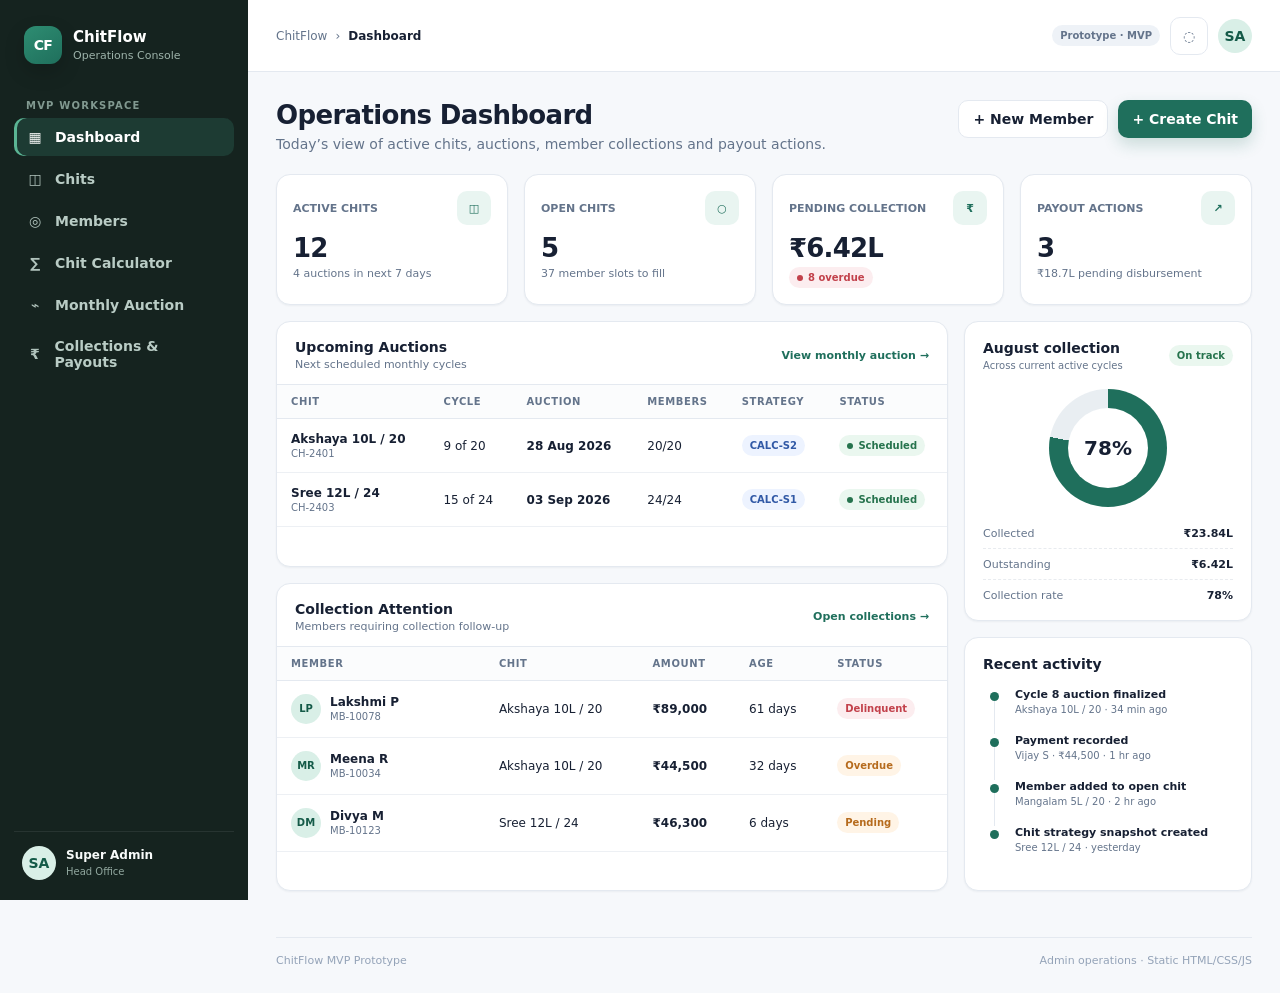
<file: index.html>
<!doctype html><html><head><meta charset="utf-8"><meta http-equiv="refresh" content="0;url=dashboard.html"><title>ChitFlow MVP</title></head><body><a href="dashboard.html">Open ChitFlow MVP Prototype</a></body></html>
</file>
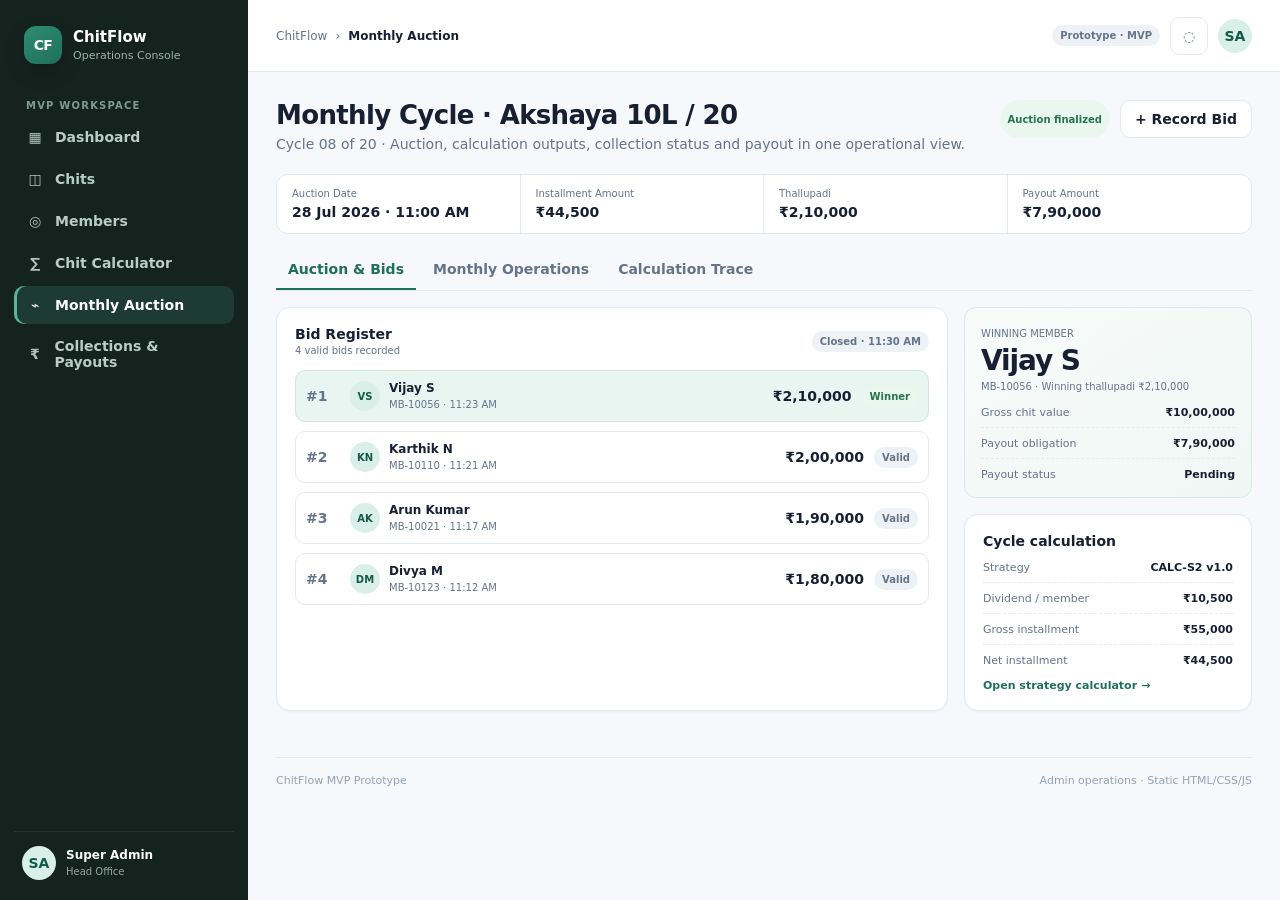
<file: auction.html>
<!doctype html><html lang="en"><head><meta charset="utf-8"><meta name="viewport" content="width=device-width,initial-scale=1"><title>Monthly Auction · ChitFlow</title><link rel="stylesheet" href="css/tokens.css"><link rel="stylesheet" href="css/layout.css"><link rel="stylesheet" href="css/components.css"><link rel="stylesheet" href="css/modules.css"></head><body data-page="auction" data-title="Monthly Auction">
<template id="page-template"><div class="page-head"><div class="page-title"><h1>Monthly Cycle · Akshaya 10L / 20</h1><p>Cycle 08 of 20 · Auction, calculation outputs, collection status and payout in one operational view.</p></div><div class="page-actions"><span class="badge badge-success">Auction finalized</span><button class="btn btn-secondary" id="newBid">+ Record Bid</button></div></div>
<div class="stat-strip"><div><span>Auction Date</span><strong>28 Jul 2026 · 11:00 AM</strong></div><div><span>Installment Amount</span><strong>₹44,500</strong></div><div><span>Thallupadi</span><strong>₹2,10,000</strong></div><div><span>Payout Amount</span><strong>₹7,90,000</strong></div></div>
<div data-tabs style="margin-top:16px"><div class="tabs"><button class="tab active" data-target="auction-bids">Auction & Bids</button><button class="tab" data-target="month-ops">Monthly Operations</button><button class="tab" data-target="calc-trace">Calculation Trace</button></div>
<section class="tab-panel active" id="auction-bids"><div class="split-7-3"><div class="card card-pad"><div style="display:flex;justify-content:space-between;align-items:center"><div><strong>Bid Register</strong><div class="muted" style="font-size:10px;margin-top:3px">4 valid bids recorded</div></div><span class="badge badge-neutral">Closed · 11:30 AM</span></div><div class="bid-stack" id="bidRows" style="margin-top:14px"></div></div><div class="section-stack"><div class="payout-panel"><span class="muted" style="font-size:10px">WINNING MEMBER</span><div class="amount-xl">Vijay S</div><p>MB-10056 · Winning thallupadi ₹2,10,000</p><div class="kv" style="margin-top:14px"><div class="kv-row"><span>Gross chit value</span><strong>₹10,00,000</strong></div><div class="kv-row"><span>Payout obligation</span><strong>₹7,90,000</strong></div><div class="kv-row"><span>Payout status</span><strong>Pending</strong></div></div></div><div class="card card-pad"><strong>Cycle calculation</strong><div class="kv" style="margin-top:12px"><div class="kv-row"><span>Strategy</span><strong>CALC-S2 v1.0</strong></div><div class="kv-row"><span>Dividend / member</span><strong>₹10,500</strong></div><div class="kv-row"><span>Gross installment</span><strong>₹55,000</strong></div><div class="kv-row"><span>Net installment</span><strong>₹44,500</strong></div></div><a href="calculator.html" class="action-link" style="display:inline-block;margin-top:12px">Open strategy calculator →</a></div></div></div></section>
<section class="tab-panel" id="month-ops"><div class="grid grid-4" style="margin-bottom:16px"><div class="card metric"><div class="metric-top"><span>MEMBERS PAID</span></div><div class="metric-value">17</div><div class="metric-note">of 20 members</div></div><div class="card metric"><div class="metric-top"><span>PENDING</span></div><div class="metric-value">1</div><div class="metric-note">₹44,500</div></div><div class="card metric"><div class="metric-top"><span>OVERDUE</span></div><div class="metric-value">2</div><div class="metric-note">₹89,000</div></div><div class="card metric"><div class="metric-top"><span>COLLECTED</span></div><div class="metric-value">₹7.56L</div><div class="metric-note">85% cycle collection</div></div></div><div class="card"><div class="card-head"><div><h3>Member Collection Status</h3><p>Payment amount, status and reference for this monthly cycle</p></div><a href="payments.html" class="action-link">Collections module →</a></div><div class="table-wrap"><table><thead><tr><th>Member</th><th>Due</th><th>Paid</th><th>Status</th><th>Paid Date</th><th>Reference No.</th><th></th></tr></thead><tbody id="auctionPaymentRows"></tbody></table></div></div></section>
<section class="tab-panel" id="calc-trace"><div class="split-6-4"><div class="card card-pad"><strong>Stored Calculation Inputs & Outputs</strong><div class="form-grid" style="margin-top:14px"><div class="kv"><div class="kv-row"><span>Chit value</span><strong>₹10,00,000</strong></div><div class="kv-row"><span>Members</span><strong>20</strong></div><div class="kv-row"><span>Winning thallupadi</span><strong>₹2,10,000</strong></div><div class="kv-row"><span>Strategy version</span><strong>CALC-S2 v1.0</strong></div></div><div class="kv"><div class="kv-row"><span>Dividend pool</span><strong>₹2,10,000</strong></div><div class="kv-row"><span>Dividend / member</span><strong>₹10,500</strong></div><div class="kv-row"><span>Member due</span><strong>₹44,500</strong></div><div class="kv-row"><span>Winner payout</span><strong>₹7,90,000</strong></div></div></div></div><div class="card card-pad"><strong>Audit identity</strong><p class="muted" style="font-size:10px;line-height:1.5">Same inputs + same strategy version must reproduce the same result.</p><div class="kv"><div class="kv-row"><span>Calculated at</span><strong>28 Jul · 11:31 AM</strong></div><div class="kv-row"><span>Finalized by</span><strong>Admin · SA</strong></div><div class="kv-row"><span>Trace ID</span><strong>CALC-2401-08-01</strong></div></div></div></div></section></div></template><script src="js/data.js"></script><script src="js/layout.js"></script><script src="js/common.js"></script><script src="js/auction.js"></script></body></html>
</file>
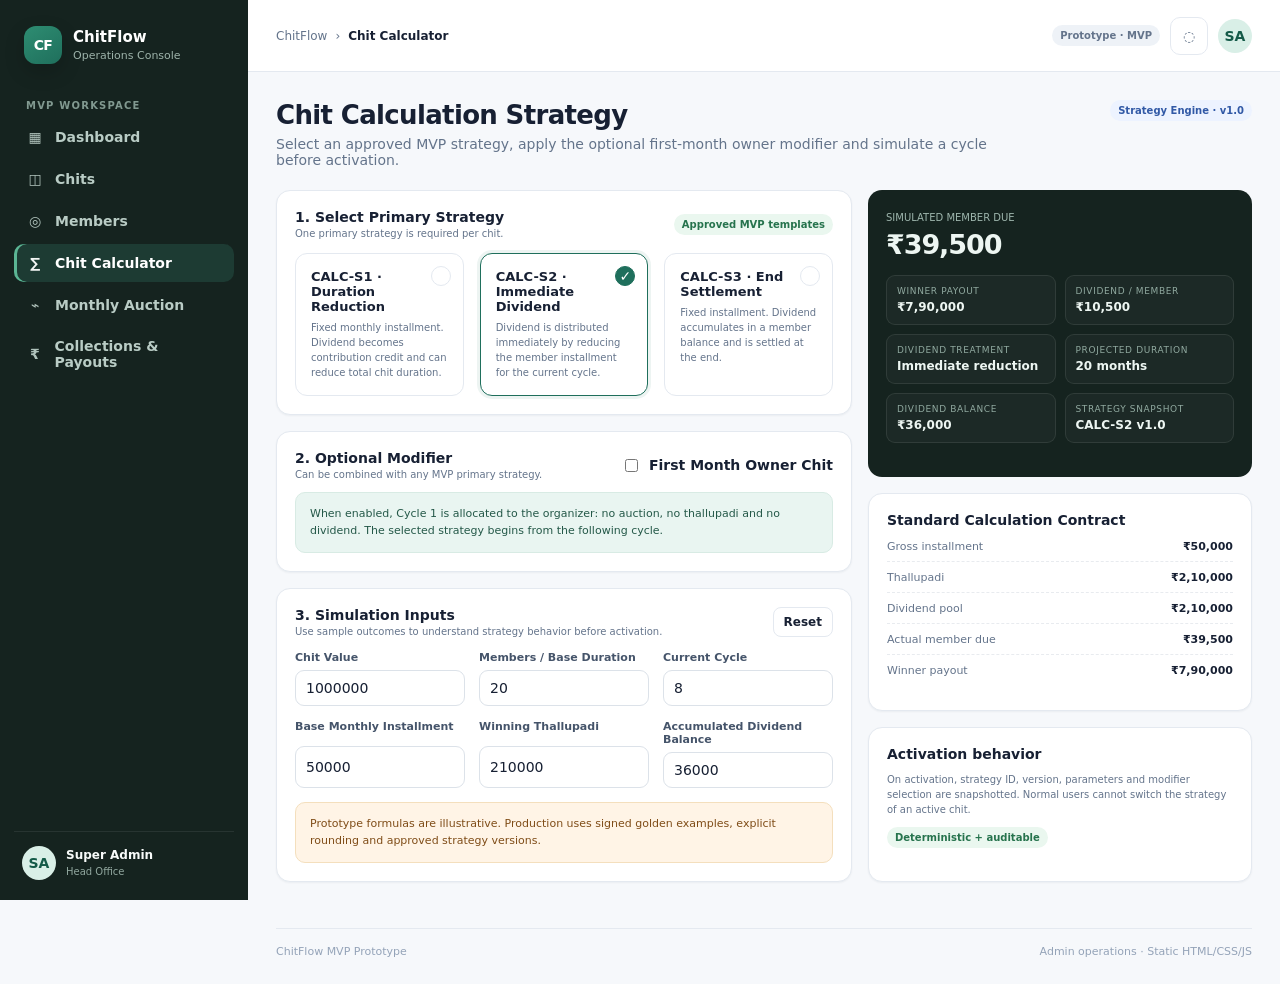
<file: calculator.html>
<!doctype html><html lang="en"><head><meta charset="utf-8"><meta name="viewport" content="width=device-width,initial-scale=1"><title>Chit Calculator · ChitFlow</title><link rel="stylesheet" href="css/tokens.css"><link rel="stylesheet" href="css/layout.css"><link rel="stylesheet" href="css/components.css"><link rel="stylesheet" href="css/modules.css"></head><body data-page="calculator" data-title="Chit Calculator">
<template id="page-template"><div class="page-head"><div class="page-title"><h1>Chit Calculation Strategy</h1><p>Select an approved MVP strategy, apply the optional first-month owner modifier and simulate a cycle before activation.</p></div><div class="page-actions"><span class="badge badge-info">Strategy Engine · v1.0</span></div></div>
<div class="split-6-4"><div class="section-stack"><section class="card card-pad"><div style="display:flex;justify-content:space-between;align-items:center;margin-bottom:14px"><div><strong>1. Select Primary Strategy</strong><div class="muted" style="font-size:10px;margin-top:3px">One primary strategy is required per chit.</div></div><span class="badge badge-success">Approved MVP templates</span></div><div class="grid grid-3" id="strategyCards"><div class="strategy-card" data-strategy="S1"><span class="check">✓</span><h4>CALC-S1 · Duration Reduction</h4><p>Fixed monthly installment. Dividend becomes contribution credit and can reduce total chit duration.</p></div><div class="strategy-card selected" data-strategy="S2"><span class="check">✓</span><h4>CALC-S2 · Immediate Dividend</h4><p>Dividend is distributed immediately by reducing the member installment for the current cycle.</p></div><div class="strategy-card" data-strategy="S3"><span class="check">✓</span><h4>CALC-S3 · End Settlement</h4><p>Fixed installment. Dividend accumulates in a member balance and is settled at the end.</p></div></div></section>
<section class="card card-pad"><div style="display:flex;justify-content:space-between;align-items:center"><div><strong>2. Optional Modifier</strong><div class="muted" style="font-size:10px;margin-top:3px">Can be combined with any MVP primary strategy.</div></div><label style="display:flex;gap:8px;align-items:center;font-weight:700"><input type="checkbox" id="ownerChit"> First Month Owner Chit</label></div><div class="callout" style="margin-top:12px">When enabled, Cycle 1 is allocated to the organizer: no auction, no thallupadi and no dividend. The selected strategy begins from the following cycle.</div></section>
<section class="card card-pad"><div style="display:flex;justify-content:space-between;align-items:center;margin-bottom:14px"><div><strong>3. Simulation Inputs</strong><div class="muted" style="font-size:10px;margin-top:3px">Use sample outcomes to understand strategy behavior before activation.</div></div><button class="btn btn-secondary btn-sm" id="resetCalc">Reset</button></div><div class="form-grid-3"><div class="field"><label>Chit Value</label><input class="input calc-input" id="chitValue" type="number" value="1000000"></div><div class="field"><label>Members / Base Duration</label><input class="input calc-input" id="members" type="number" value="20"></div><div class="field"><label>Current Cycle</label><input class="input calc-input" id="cycle" type="number" value="8"></div><div class="field"><label>Base Monthly Installment</label><input class="input calc-input" id="baseInstallment" type="number" value="50000"></div><div class="field"><label>Winning Thallupadi</label><input class="input calc-input" id="discount" type="number" value="210000"></div><div class="field"><label>Accumulated Dividend Balance</label><input class="input calc-input" id="divBalance" type="number" value="36000"></div></div><div class="callout callout-warning" style="margin-top:14px">Prototype formulas are illustrative. Production uses signed golden examples, explicit rounding and approved strategy versions.</div></section></div>
<div class="section-stack"><div class="calc-result"><span class="muted" style="font-size:10px">SIMULATED MEMBER DUE</span><div class="big" id="memberDue">₹39,500</div><div class="result-grid"><div class="result-item"><span>Winner payout</span><strong id="winnerPayout">₹7,90,000</strong></div><div class="result-item"><span>Dividend / member</span><strong id="divPerMember">₹10,500</strong></div><div class="result-item"><span>Dividend treatment</span><strong id="divTreatment">Immediate reduction</strong></div><div class="result-item"><span>Projected duration</span><strong id="projDuration">20 months</strong></div><div class="result-item"><span>Dividend balance</span><strong id="newBalance">₹36,000</strong></div><div class="result-item"><span>Strategy snapshot</span><strong id="snapshot">CALC-S2 v1.0</strong></div></div></div><div class="card card-pad"><strong>Standard Calculation Contract</strong><div class="kv" style="margin-top:12px"><div class="kv-row"><span>Gross installment</span><strong id="grossOut">₹50,000</strong></div><div class="kv-row"><span>Thallupadi</span><strong id="discountOut">₹2,10,000</strong></div><div class="kv-row"><span>Dividend pool</span><strong id="poolOut">₹2,10,000</strong></div><div class="kv-row"><span>Actual member due</span><strong id="dueOut">₹39,500</strong></div><div class="kv-row"><span>Winner payout</span><strong id="payoutOut">₹7,90,000</strong></div></div></div><div class="card card-pad"><strong>Activation behavior</strong><p class="muted" style="font-size:10px;line-height:1.5">On activation, strategy ID, version, parameters and modifier selection are snapshotted. Normal users cannot switch the strategy of an active chit.</p><span class="badge badge-success">Deterministic + auditable</span></div></div></div></template><script src="js/data.js"></script><script src="js/layout.js"></script><script src="js/common.js"></script><script src="js/calculator.js"></script></body></html>
</file>
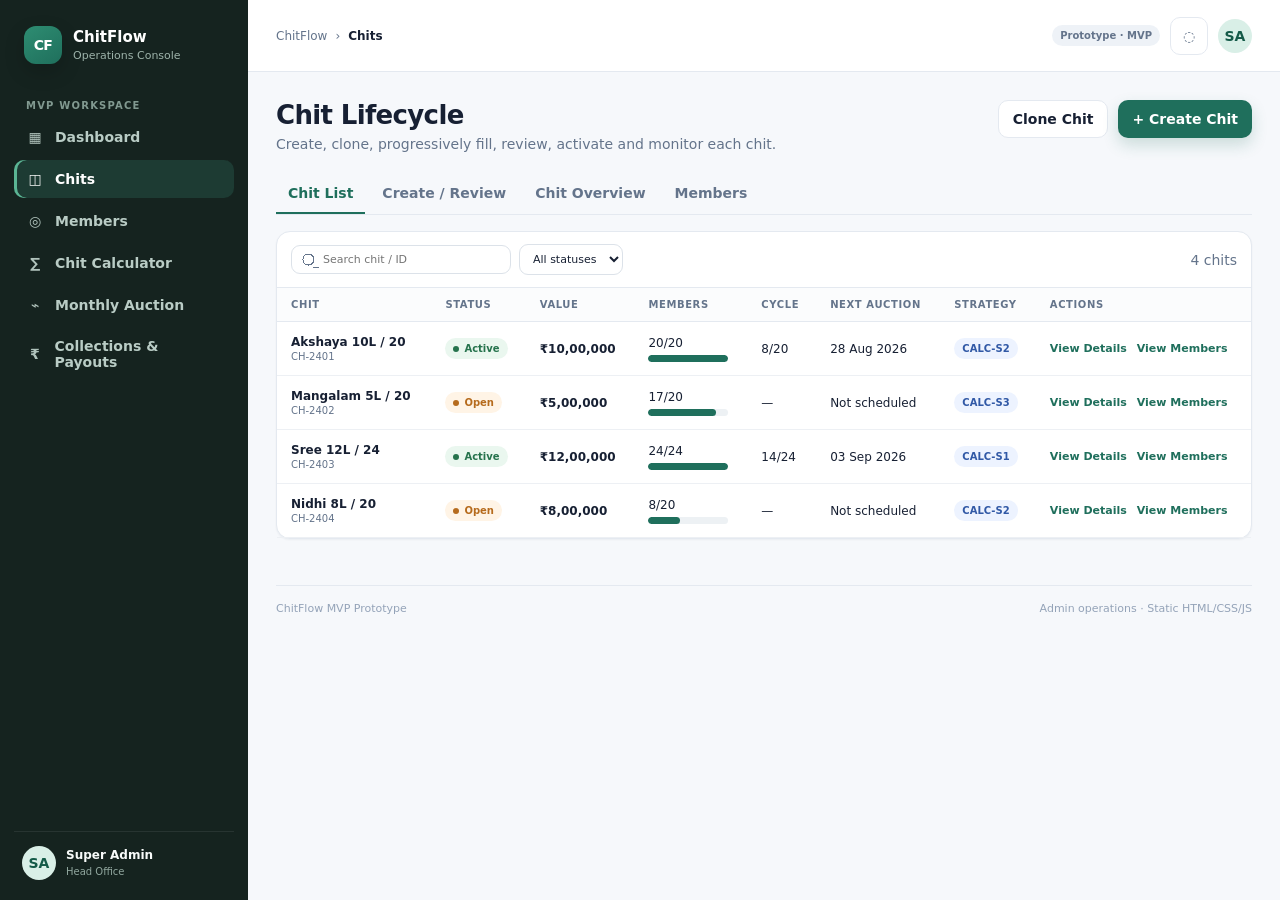
<file: chits.html>
<!doctype html><html lang="en"><head><meta charset="utf-8"><meta name="viewport" content="width=device-width,initial-scale=1"><title>Chits · ChitFlow</title><link rel="stylesheet" href="css/tokens.css"><link rel="stylesheet" href="css/layout.css"><link rel="stylesheet" href="css/components.css"><link rel="stylesheet" href="css/modules.css"></head><body data-page="chits" data-title="Chits">
<template id="page-template">
  <div class="page-head"><div class="page-title"><h1>Chit Lifecycle</h1><p>Create, clone, progressively fill, review, activate and monitor each chit.</p></div><div class="page-actions"><button class="btn btn-secondary" id="cloneChit">Clone Chit</button><button class="btn btn-primary" id="newChit">+ Create Chit</button></div></div>
  <div data-tabs>
    <div class="tabs"><button class="tab active" data-target="chit-list">Chit List</button><button class="tab" data-target="create-chit">Create / Review</button><button class="tab" data-target="chit-overview">Chit Overview</button><button class="tab" data-target="chit-members">Members</button></div>
    <section class="tab-panel active" id="chit-list"><div class="card"><div class="toolbar"><div class="toolbar-left"><input class="input input-sm search" id="chitSearch" placeholder="Search chit / ID"><select class="select select-sm" id="statusFilter"><option>All statuses</option><option>Active</option><option>Open</option></select></div><div class="toolbar-right"><span class="muted" id="chitCount">4 chits</span></div></div><div class="table-wrap"><table id="chitTable"><thead><tr><th>Chit</th><th>Status</th><th>Value</th><th>Members</th><th>Cycle</th><th>Next Auction</th><th>Strategy</th><th>Actions</th></tr></thead><tbody id="chitRows"></tbody></table></div></div></section>
    <section class="tab-panel" id="create-chit"><div class="steps"><div class="step done"><span class="step-num">1</span><span>Basic details</span></div><div class="step done"><span class="step-num">2</span><span>Financial setup</span></div><div class="step active"><span class="step-num">3</span><span>Members</span></div><div class="step"><span class="step-num">4</span><span>Review</span></div></div><div class="split-7-3"><div class="card card-pad"><h3 style="margin-top:0">Create New Chit</h3><div class="form-grid-3"><div class="field"><label>Chit Name</label><input class="input" value="Mangalam 5L / 20"></div><div class="field"><label>Chit Value</label><input class="input" value="₹5,00,000"></div><div class="field"><label>Duration / Member Slots</label><input class="input" value="20"></div><div class="field"><label>Start Month</label><input class="input" type="month" value="2026-09"></div><div class="field"><label>Base Installment</label><input class="input" value="₹25,000"></div><div class="field"><label>Calculation Strategy</label><select class="select"><option>CALC-S3 · Fixed + End Dividend</option><option>CALC-S2 · Immediate Dividend</option><option>CALC-S1 · Duration Reduction</option></select></div></div><div class="callout" style="margin-top:14px">This chit can be saved in <strong>Open</strong> status before all 20 member slots are filled. Activation requires readiness checks.</div><div style="margin-top:18px;display:flex;justify-content:space-between;align-items:center"><div><strong>Member allocation</strong><div class="muted" style="font-size:10px;margin-top:3px">17 of 20 slots filled</div></div><button class="btn btn-soft btn-sm" id="addMemberToChit">+ Add member</button></div><div class="progress" style="margin-top:9px"><span style="width:85%"></span></div><div class="table-wrap" style="margin-top:10px"><table><thead><tr><th>Member</th><th>Position</th><th>Payment Preference</th><th></th></tr></thead><tbody><tr><td><div class="member-cell"><div class="avatar">AK</div><div><strong>Arun Kumar</strong><span>MB-10021</span></div></div></td><td>#01</td><td>UPI</td><td><a class="action-link">Remove</a></td></tr><tr><td><div class="member-cell"><div class="avatar">MR</div><div><strong>Meena R</strong><span>MB-10034</span></div></div></td><td>#02</td><td>Bank Transfer</td><td><a class="action-link">Remove</a></td></tr><tr><td colspan="4" class="muted">+ 15 more allocated members</td></tr></tbody></table></div><div style="display:flex;justify-content:flex-end;gap:8px;margin-top:18px"><button class="btn btn-secondary">Save as Open</button><button class="btn btn-primary" id="reviewChit">Review Chit</button></div></div><div class="section-stack"><div class="card card-pad"><strong>Readiness</strong><div class="kv" style="margin-top:14px"><div class="kv-row"><span>Basic details</span><strong>Complete</strong></div><div class="kv-row"><span>Strategy selected</span><strong>CALC-S3 v1.0</strong></div><div class="kv-row"><span>Members filled</span><strong>17 / 20</strong></div><div class="kv-row"><span>Activation</span><strong style="color:var(--warning)">Not ready</strong></div></div></div><div class="card card-pad"><strong>Strategy snapshot</strong><p class="muted" style="font-size:10px;line-height:1.5">The selected strategy and version are locked when the chit is activated. Running chits are not retroactively changed.</p><a href="calculator.html" class="action-link">Open calculator simulation →</a></div></div></div></section>
    <section class="tab-panel" id="chit-overview"><div class="stat-strip"><div><span>Status</span><strong><span class="badge badge-success">Active</span></strong></div><div><span>Chit Value</span><strong>₹10,00,000</strong></div><div><span>Cycle Progress</span><strong>8 / 20</strong></div><div><span>Next Auction</span><strong>28 Aug 2026</strong></div></div><div class="split-7-3" style="margin-top:16px"><div class="card"><div class="card-head"><div><h3>Monthly History</h3><p>Agreed operating column order</p></div></div><div class="table-wrap"><table><thead><tr><th>Month Cycle</th><th>Auction Date</th><th>Installment Amount</th><th>Thallupadi</th><th>Payout Amount</th><th>Winning Member / ID</th><th>Actions</th></tr></thead><tbody><tr><td>08 / 20</td><td>28 Jul 2026</td><td class="amount">₹44,500</td><td class="amount">₹2,10,000</td><td class="amount">₹7,90,000</td><td>Vijay S <span class="muted">/ MB-10056</span></td><td><a href="auction.html" class="action-link">Monthly view</a></td></tr><tr><td>07 / 20</td><td>28 Jun 2026</td><td class="amount">₹45,250</td><td class="amount">₹1,95,000</td><td class="amount">₹8,05,000</td><td>Karthik N <span class="muted">/ MB-10110</span></td><td><a href="auction.html" class="action-link">Monthly view</a></td></tr><tr><td>06 / 20</td><td>28 May 2026</td><td class="amount">₹46,000</td><td class="amount">₹1,80,000</td><td class="amount">₹8,20,000</td><td>Arun Kumar <span class="muted">/ MB-10021</span></td><td><a href="auction.html" class="action-link">Monthly view</a></td></tr></tbody></table></div></div><div class="section-stack"><div class="card card-pad"><strong>Chit Details</strong><div class="kv" style="margin-top:12px"><div class="kv-row"><span>Strategy</span><strong>CALC-S2 v1.0</strong></div><div class="kv-row"><span>Owner Chit</span><strong>No</strong></div><div class="kv-row"><span>Member slots</span><strong>20 / 20</strong></div><div class="kv-row"><span>Start date</span><strong>28 Dec 2025</strong></div></div></div><div class="card card-pad"><strong>Cycle collection</strong><div class="metric-value" style="font-size:23px">88%</div><div class="progress"><span style="width:88%"></span></div><p class="muted" style="font-size:10px">17 paid · 1 pending · 2 overdue</p></div></div></div></section>
    <section class="tab-panel" id="chit-members"><div class="card"><div class="toolbar"><div class="toolbar-left"><input class="input input-sm search" placeholder="Search participating member"></div><div class="toolbar-right"><span class="badge badge-success">20 / 20 filled</span></div></div><div class="table-wrap"><table><thead><tr><th>Member</th><th>Position</th><th>Bid Won</th><th>Current Due</th><th>Payment Pattern</th><th></th></tr></thead><tbody id="chitMemberRows"></tbody></table></div></div></section>
  </div>
</template><script src="js/data.js"></script><script src="js/layout.js"></script><script src="js/common.js"></script><script src="js/chits.js"></script></body></html>
</file>
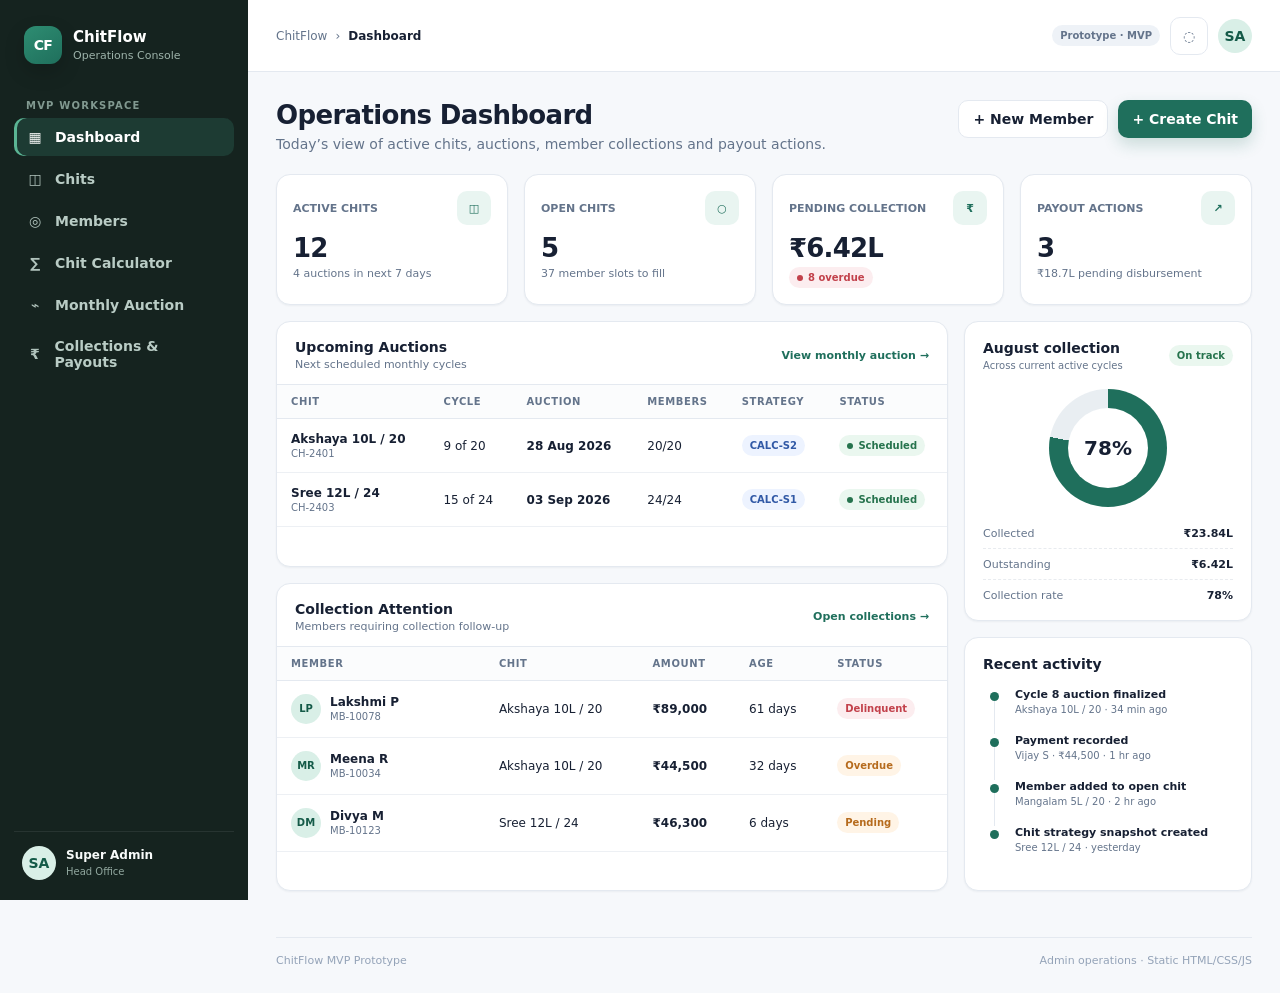
<file: dashboard.html>
<!doctype html><html lang="en"><head><meta charset="utf-8"><meta name="viewport" content="width=device-width,initial-scale=1"><title>Dashboard · ChitFlow</title><link rel="stylesheet" href="css/tokens.css"><link rel="stylesheet" href="css/layout.css"><link rel="stylesheet" href="css/components.css"><link rel="stylesheet" href="css/modules.css"></head><body data-page="dashboard" data-title="Dashboard">
<template id="page-template">
  <div class="page-head"><div class="page-title"><h1>Operations Dashboard</h1><p>Today’s view of active chits, auctions, member collections and payout actions.</p></div><div class="page-actions"><a class="btn btn-secondary" href="members.html">+ New Member</a><a class="btn btn-primary" href="chits.html#create">+ Create Chit</a></div></div>
  <div class="grid grid-4" style="margin-bottom:16px">
    <div class="card metric"><div class="metric-top"><span>ACTIVE CHITS</span><span class="metric-icon">◫</span></div><div class="metric-value">12</div><div class="metric-note">4 auctions in next 7 days</div></div>
    <div class="card metric"><div class="metric-top"><span>OPEN CHITS</span><span class="metric-icon">○</span></div><div class="metric-value">5</div><div class="metric-note">37 member slots to fill</div></div>
    <div class="card metric"><div class="metric-top"><span>PENDING COLLECTION</span><span class="metric-icon">₹</span></div><div class="metric-value">₹6.42L</div><div class="metric-note"><span class="badge badge-danger"><span class="dot"></span>8 overdue</span></div></div>
    <div class="card metric"><div class="metric-top"><span>PAYOUT ACTIONS</span><span class="metric-icon">↗</span></div><div class="metric-value">3</div><div class="metric-note">₹18.7L pending disbursement</div></div>
  </div>
  <div class="split-7-3">
    <div class="section-stack">
      <section class="card"><div class="card-head"><div><h3>Upcoming Auctions</h3><p>Next scheduled monthly cycles</p></div><a class="action-link" href="auction.html">View monthly auction →</a></div><div class="table-wrap"><table><thead><tr><th>Chit</th><th>Cycle</th><th>Auction</th><th>Members</th><th>Strategy</th><th>Status</th></tr></thead><tbody id="auctionRows"></tbody></table></div></section>
      <section class="card"><div class="card-head"><div><h3>Collection Attention</h3><p>Members requiring collection follow-up</p></div><a class="action-link" href="payments.html">Open collections →</a></div><div class="table-wrap"><table><thead><tr><th>Member</th><th>Chit</th><th>Amount</th><th>Age</th><th>Status</th></tr></thead><tbody><tr><td><div class="member-cell"><div class="avatar">LP</div><div><strong>Lakshmi P</strong><span>MB-10078</span></div></div></td><td>Akshaya 10L / 20</td><td class="amount">₹89,000</td><td>61 days</td><td><span class="badge badge-danger">Delinquent</span></td></tr><tr><td><div class="member-cell"><div class="avatar">MR</div><div><strong>Meena R</strong><span>MB-10034</span></div></div></td><td>Akshaya 10L / 20</td><td class="amount">₹44,500</td><td>32 days</td><td><span class="badge badge-warning">Overdue</span></td></tr><tr><td><div class="member-cell"><div class="avatar">DM</div><div><strong>Divya M</strong><span>MB-10123</span></div></div></td><td>Sree 12L / 24</td><td class="amount">₹46,300</td><td>6 days</td><td><span class="badge badge-warning">Pending</span></td></tr></tbody></table></div></section>
    </div>
    <div class="section-stack">
      <section class="card card-pad"><div style="display:flex;justify-content:space-between;align-items:center"><div><strong>August collection</strong><div class="muted" style="font-size:10px;margin-top:4px">Across current active cycles</div></div><span class="badge badge-success">On track</span></div><div class="donut" style="margin-top:18px"></div><div class="kv" style="margin-top:20px"><div class="kv-row"><span>Collected</span><strong>₹23.84L</strong></div><div class="kv-row"><span>Outstanding</span><strong>₹6.42L</strong></div><div class="kv-row"><span>Collection rate</span><strong>78%</strong></div></div></section>
      <section class="card card-pad"><strong>Recent activity</strong><div class="timeline" style="margin-top:16px"><div class="timeline-row"><div class="timeline-line"><span class="timeline-dot"></span><span class="timeline-stem"></span></div><div class="timeline-content"><strong>Cycle 8 auction finalized</strong><span>Akshaya 10L / 20 · 34 min ago</span></div></div><div class="timeline-row"><div class="timeline-line"><span class="timeline-dot"></span><span class="timeline-stem"></span></div><div class="timeline-content"><strong>Payment recorded</strong><span>Vijay S · ₹44,500 · 1 hr ago</span></div></div><div class="timeline-row"><div class="timeline-line"><span class="timeline-dot"></span><span class="timeline-stem"></span></div><div class="timeline-content"><strong>Member added to open chit</strong><span>Mangalam 5L / 20 · 2 hr ago</span></div></div><div class="timeline-row"><div class="timeline-line"><span class="timeline-dot"></span></div><div class="timeline-content"><strong>Chit strategy snapshot created</strong><span>Sree 12L / 24 · yesterday</span></div></div></div></section>
    </div>
  </div>
</template><script src="js/data.js"></script><script src="js/layout.js"></script><script src="js/common.js"></script><script src="js/dashboard.js"></script></body></html>
</file>
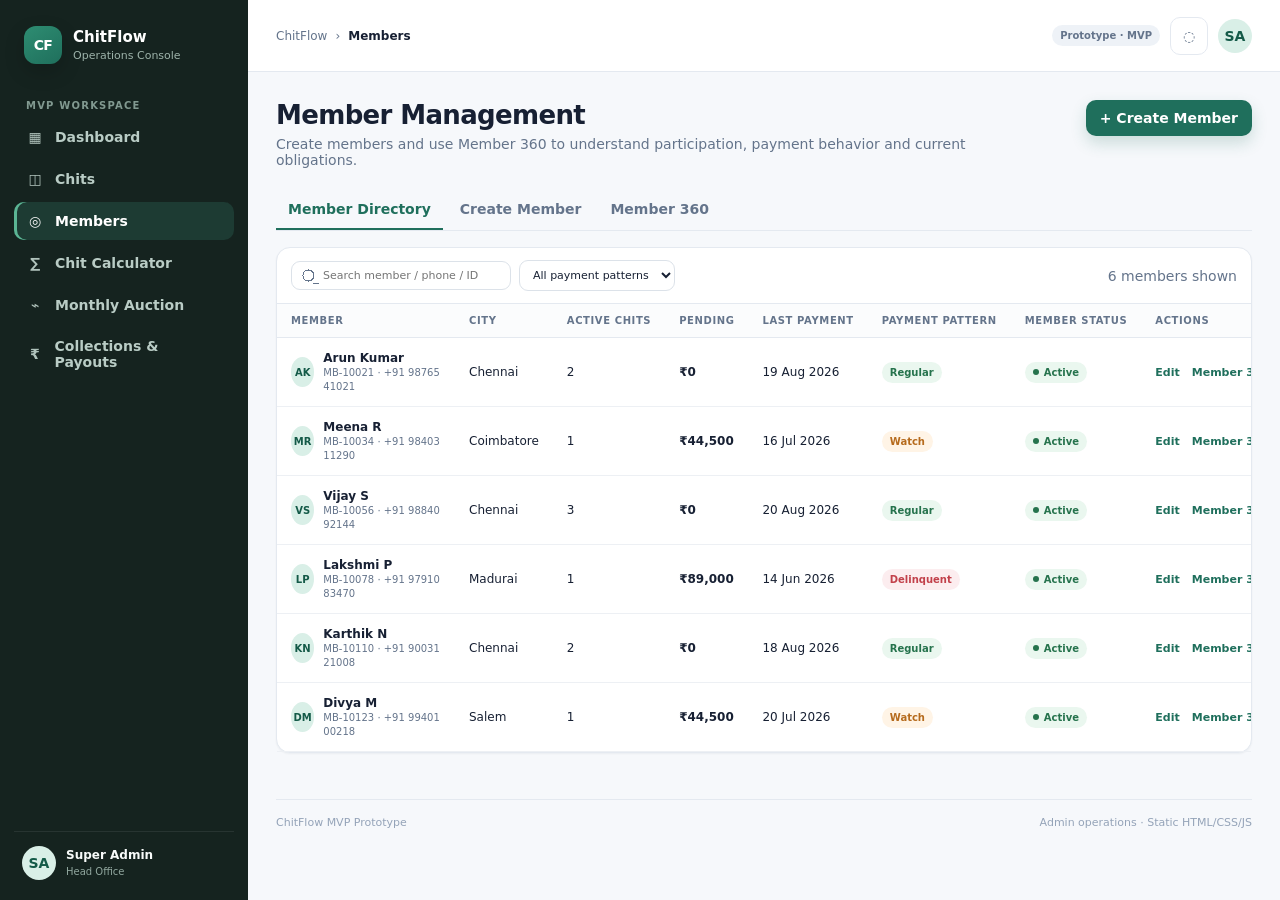
<file: members.html>
<!doctype html><html lang="en"><head><meta charset="utf-8"><meta name="viewport" content="width=device-width,initial-scale=1"><title>Members · ChitFlow</title><link rel="stylesheet" href="css/tokens.css"><link rel="stylesheet" href="css/layout.css"><link rel="stylesheet" href="css/components.css"><link rel="stylesheet" href="css/modules.css"></head><body data-page="members" data-title="Members">
<template id="page-template">
<div class="page-head"><div class="page-title"><h1>Member Management</h1><p>Create members and use Member 360 to understand participation, payment behavior and current obligations.</p></div><div class="page-actions"><button class="btn btn-primary" id="newMember">+ Create Member</button></div></div>
<div data-tabs><div class="tabs"><button class="tab active" data-target="member-list">Member Directory</button><button class="tab" data-target="member-create">Create Member</button><button class="tab" data-target="member360">Member 360</button></div>
<section class="tab-panel active" id="member-list"><div class="card"><div class="toolbar"><div class="toolbar-left"><input class="input input-sm search" id="memberSearch" placeholder="Search member / phone / ID"><select class="select select-sm"><option>All payment patterns</option><option>Regular</option><option>Watch</option><option>Delinquent</option></select></div><div class="toolbar-right"><span class="muted">6 members shown</span></div></div><div class="table-wrap"><table id="memberTable"><thead><tr><th>Member</th><th>City</th><th>Active Chits</th><th>Pending</th><th>Last Payment</th><th>Payment Pattern</th><th></th></tr></thead><tbody id="memberRows"></tbody></table></div></div></section>
<section class="tab-panel" id="member-create"><div class="split-7-3"><div class="card card-pad"><h3 style="margin-top:0">Create Member</h3><div class="form-grid"><div class="field"><label>Full Name</label><input class="input" value="Ravi Chandran"></div><div class="field"><label>Mobile Number</label><input class="input" value="+91 98765 43210"></div><div class="field"><label>Email</label><input class="input" value="ravi@example.com"></div><div class="field"><label>City</label><input class="input" value="Chennai"></div></div><h4 style="margin:22px 0 10px">Bank Details</h4><div class="form-grid"><div class="field"><label>Account Number</label><input class="input" value="XXXXXX4812"></div><div class="field"><label>Bank Name</label><input class="input" value="HDFC Bank"></div><div class="field"><label>IFSC</label><input class="input" value="HDFC0001234"></div><div class="field"><label>Branch Name</label><input class="input" value="T. Nagar"></div></div><h4 style="margin:22px 0 10px">UPI & Payment Preference</h4><div class="form-grid"><div class="field"><label>UPI / VPA</label><input class="input" value="ravi@okhdfcbank"></div><div class="field"><label>GPay Number</label><input class="input" value="9876543210"></div><div class="field"><label>Preferred Mode of Payment</label><select class="select"><option>UPI</option><option>Bank Transfer</option><option>Cash</option></select></div></div><div style="display:flex;justify-content:flex-end;gap:8px;margin-top:20px"><button class="btn btn-secondary">Save Member</button><button class="btn btn-primary" id="saveAddChit">Save & Add to Chit</button></div></div><div class="section-stack"><div class="card card-pad"><strong>Member record</strong><p class="muted" style="font-size:10px;line-height:1.5">Payment destination details are captured now so payout and service teams have one trusted profile.</p></div><div class="card card-pad"><strong>Next action</strong><p class="muted" style="font-size:10px;line-height:1.5">Use <strong>Save & Add to Chit</strong> when this member is being enrolled as part of a chit creation workflow.</p></div></div></div></section>
<section class="tab-panel" id="member360"><div class="split-7-3"><div class="section-stack"><div class="card card-pad"><div class="profile-head"><div class="avatar">MR</div><div><h2>Meena R</h2><p>MB-10034 · +91 98403 11290 · Coimbatore</p><div class="profile-meta"><span class="badge badge-warning">Payment watch</span><span class="badge badge-neutral">1 active chit</span></div></div></div></div><div class="card"><div class="card-head"><div><h3>Chit Participation</h3><p>Current and recent participation</p></div></div><div class="table-wrap"><table><thead><tr><th>Chit</th><th>Held / Start</th><th>Next Auction</th><th>Cycle</th><th>Bid Won</th><th>Current Status</th></tr></thead><tbody><tr><td>Akshaya 10L / 20</td><td>28 Dec 2025</td><td>28 Aug 2026</td><td>8 / 20</td><td>No</td><td><span class="badge badge-warning">₹44,500 pending</span></td></tr><tr><td>Ganapathy 3L / 20</td><td>10 Jan 2024</td><td>Completed</td><td>20 / 20</td><td>Cycle 14</td><td><span class="badge badge-success">Completed</span></td></tr></tbody></table></div></div><div class="card"><div class="card-head"><div><h3>Contribution & Payment History</h3><p>Designed to make regularity and delinquency obvious</p></div></div><div class="table-wrap"><table><thead><tr><th>Cycle</th><th>Due Date</th><th>Due</th><th>Paid</th><th>Reference</th><th>Status</th></tr></thead><tbody><tr><td>08</td><td>31 Jul 2026</td><td class="amount">₹44,500</td><td>—</td><td>—</td><td><span class="badge badge-danger">Overdue</span></td></tr><tr><td>07</td><td>30 Jun 2026</td><td class="amount">₹45,250</td><td class="amount">₹45,250</td><td>UPI-240716</td><td><span class="badge badge-success">Paid · 16 Jul</span></td></tr><tr><td>06</td><td>31 May 2026</td><td class="amount">₹46,000</td><td class="amount">₹46,000</td><td>NEFT-815004</td><td><span class="badge badge-success">Paid · 04 Jun</span></td></tr><tr><td>05</td><td>30 Apr 2026</td><td class="amount">₹45,100</td><td class="amount">₹45,100</td><td>UPI-240501</td><td><span class="badge badge-success">Paid · 01 May</span></td></tr></tbody></table></div></div></div><div class="section-stack"><div class="card card-pad"><div class="health"><div><span class="muted" style="font-size:10px">PAYMENT REGULARITY</span><div class="health-score watch">78</div></div><span class="badge badge-warning">Watch</span></div><div class="kv" style="margin-top:12px"><div class="kv-row"><span>Current pending</span><strong>₹44,500</strong></div><div class="kv-row"><span>Overdue count</span><strong>1</strong></div><div class="kv-row"><span>Last payment</span><strong>16 Jul 2026</strong></div><div class="kv-row"><span>Active obligations</span><strong>1 chit</strong></div></div></div><div class="card card-pad"><strong>Payment Profile</strong><div class="kv" style="margin-top:12px"><div class="kv-row"><span>Preferred mode</span><strong>Bank Transfer</strong></div><div class="kv-row"><span>Bank</span><strong>Indian Bank · •• 8122</strong></div><div class="kv-row"><span>UPI</span><strong>meena@okicici</strong></div></div></div></div></div></section>
</div></template><script src="js/data.js"></script><script src="js/layout.js"></script><script src="js/common.js"></script><script src="js/members.js"></script></body></html>
</file>
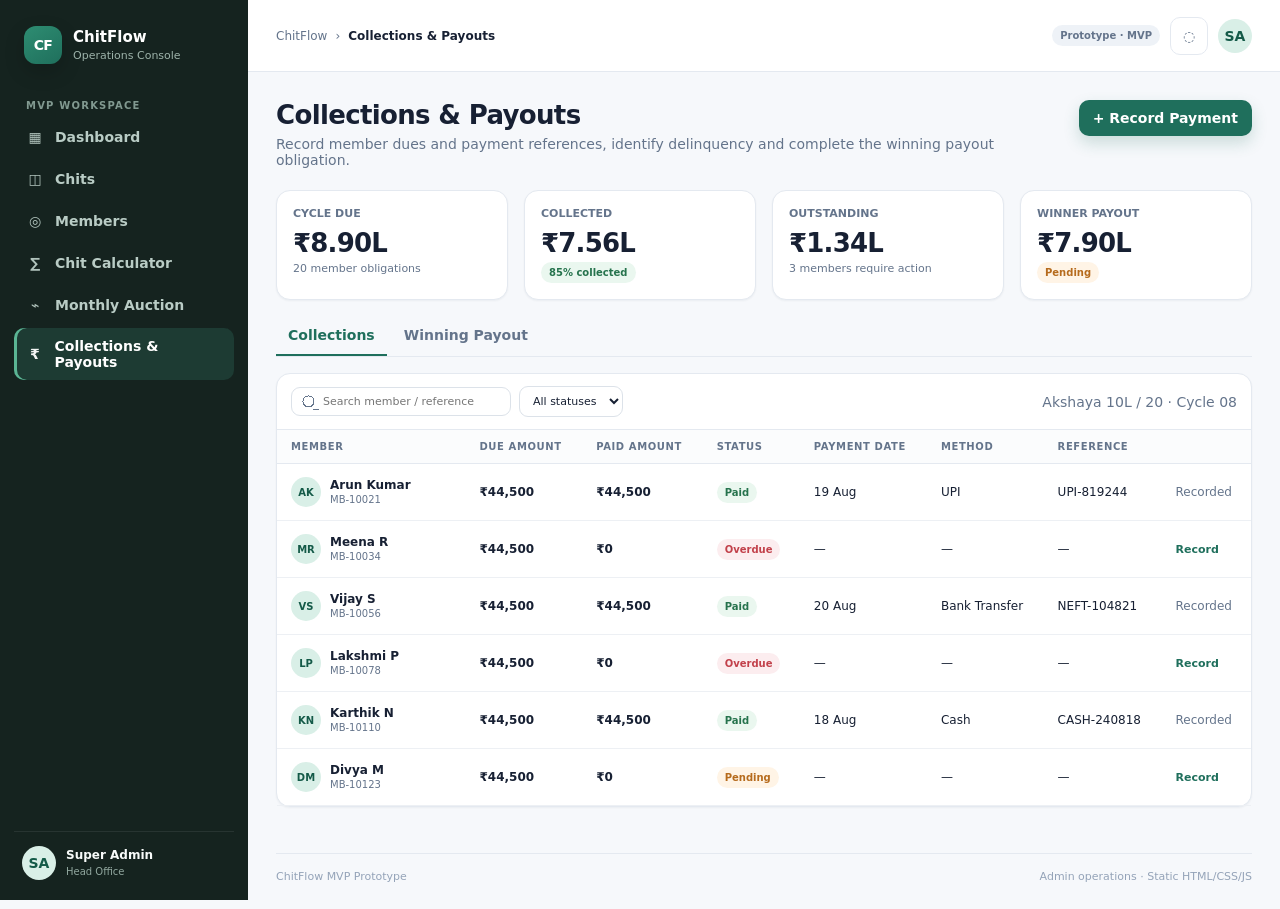
<file: payments.html>
<!doctype html><html lang="en"><head><meta charset="utf-8"><meta name="viewport" content="width=device-width,initial-scale=1"><title>Collections & Payouts · ChitFlow</title><link rel="stylesheet" href="css/tokens.css"><link rel="stylesheet" href="css/layout.css"><link rel="stylesheet" href="css/components.css"><link rel="stylesheet" href="css/modules.css"></head><body data-page="payments" data-title="Collections & Payouts">
<template id="page-template"><div class="page-head"><div class="page-title"><h1>Collections & Payouts</h1><p>Record member dues and payment references, identify delinquency and complete the winning payout obligation.</p></div><div class="page-actions"><button class="btn btn-primary" id="recordPayment">+ Record Payment</button></div></div>
<div class="grid grid-4" style="margin-bottom:16px"><div class="card metric"><div class="metric-top"><span>CYCLE DUE</span></div><div class="metric-value">₹8.90L</div><div class="metric-note">20 member obligations</div></div><div class="card metric"><div class="metric-top"><span>COLLECTED</span></div><div class="metric-value">₹7.56L</div><div class="metric-note"><span class="badge badge-success">85% collected</span></div></div><div class="card metric"><div class="metric-top"><span>OUTSTANDING</span></div><div class="metric-value">₹1.34L</div><div class="metric-note">3 members require action</div></div><div class="card metric"><div class="metric-top"><span>WINNER PAYOUT</span></div><div class="metric-value">₹7.90L</div><div class="metric-note"><span class="badge badge-warning">Pending</span></div></div></div>
<div data-tabs><div class="tabs"><button class="tab active" data-target="collections">Collections</button><button class="tab" data-target="payout">Winning Payout</button></div>
<section class="tab-panel active" id="collections"><div class="card"><div class="toolbar"><div class="toolbar-left"><input class="input input-sm search" id="paymentSearch" placeholder="Search member / reference"><select class="select select-sm" id="payStatus"><option>All statuses</option><option>Paid</option><option>Pending</option><option>Overdue</option></select></div><div class="toolbar-right"><span class="muted">Akshaya 10L / 20 · Cycle 08</span></div></div><div class="table-wrap"><table><thead><tr><th>Member</th><th>Due Amount</th><th>Paid Amount</th><th>Status</th><th>Payment Date</th><th>Method</th><th>Reference</th><th></th></tr></thead><tbody id="paymentRows"></tbody></table></div></div></section>
<section class="tab-panel" id="payout"><div class="split-6-4"><div class="card card-pad"><div class="profile-head"><div class="avatar">VS</div><div><h2>Vijay S</h2><p>MB-10056 · Cycle 08 winning member</p><div class="profile-meta"><span class="badge badge-success">Auction finalized</span><span class="badge badge-warning">Payout pending</span></div></div></div><div class="stat-strip" style="margin-top:18px"><div><span>Chit Value</span><strong>₹10,00,000</strong></div><div><span>Thallupadi</span><strong>₹2,10,000</strong></div><div><span>Payout Amount</span><strong>₹7,90,000</strong></div><div><span>Status</span><strong>Pending</strong></div></div><h4 style="margin:20px 0 10px">Payout Details</h4><div class="form-grid"><div class="field"><label>Destination</label><select class="select"><option>HDFC Bank · A/C ending 4812</option><option>UPI · vijay@okhdfcbank</option></select></div><div class="field"><label>Payout Date</label><input class="input" type="date" value="2026-08-23"></div><div class="field"><label>Transaction / Reference</label><input class="input" id="payoutRef" placeholder="Enter after transfer"></div><div class="field"><label>Amount</label><input class="input" value="₹7,90,000" disabled></div></div><div class="callout" style="margin-top:14px">MVP supports manual/reference-based payout recording. Bank payout automation is a later-phase integration.</div><div style="display:flex;justify-content:flex-end;margin-top:18px"><button class="btn btn-primary" id="markPaid">Mark as Disbursed</button></div></div><div class="section-stack"><div class="card card-pad"><strong>Payout obligation</strong><div class="kv" style="margin-top:12px"><div class="kv-row"><span>Created from</span><strong>Finalized auction</strong></div><div class="kv-row"><span>Strategy output</span><strong>₹7,90,000</strong></div><div class="kv-row"><span>Current status</span><strong id="payoutStatus">Pending</strong></div><div class="kv-row"><span>Reference</span><strong id="payoutRefView">—</strong></div></div></div><div class="card card-pad"><strong>Payment destination</strong><div class="kv" style="margin-top:12px"><div class="kv-row"><span>Bank</span><strong>HDFC Bank</strong></div><div class="kv-row"><span>Account</span><strong>•••• 4812</strong></div><div class="kv-row"><span>IFSC</span><strong>HDFC0001234</strong></div><div class="kv-row"><span>Branch</span><strong>T. Nagar</strong></div></div></div></div></div></section></div></template><script src="js/data.js"></script><script src="js/layout.js"></script><script src="js/common.js"></script><script src="js/payments.js"></script></body></html>
</file>
<file: css/tokens.css>
:root {
  --bg: #f6f8fb;
  --surface: #ffffff;
  --surface-soft: #f9fafb;
  --surface-2: #eef2f7;
  --ink: #172033;
  --muted: #64748b;
  --muted-2: #94a3b8;
  --line: #e4e9f0;
  --brand: #1f6f5c;
  --brand-2: #2f8b74;
  --brand-soft: #e9f5f1;
  --accent: #d2a43c;
  --accent-soft: #fbf3df;
  --danger: #c2414b;
  --danger-soft: #fcedef;
  --warning: #b66b1d;
  --warning-soft: #fff4e6;
  --success: #26734d;
  --success-soft: #eaf7ef;
  --info: #3159a6;
  --info-soft: #edf3ff;
  --shadow-sm: 0 1px 2px rgba(20, 30, 55, .05);
  --shadow-md: 0 12px 32px rgba(20, 30, 55, .08);
  --radius-sm: 8px;
  --radius-md: 14px;
  --radius-lg: 20px;
  --sidebar: 248px;
  --header: 72px;
  --font: Inter, ui-sans-serif, system-ui, -apple-system, BlinkMacSystemFont, "Segoe UI", sans-serif;
}
* { box-sizing: border-box; }
html, body { margin: 0; min-height: 100%; font-family: var(--font); color: var(--ink); background: var(--bg); }
body { font-size: 14px; }
button, input, select, textarea { font: inherit; }
a { color: inherit; text-decoration: none; }
</file>
<file: css/layout.css>
.app { min-height: 100vh; display: grid; grid-template-columns: var(--sidebar) 1fr; }
.sidebar { position: fixed; inset: 0 auto 0 0; width: var(--sidebar); background: #15231f; color: #dbe7e2; padding: 18px 14px; display: flex; flex-direction: column; z-index: 40; }
.brand { display: flex; align-items: center; gap: 11px; padding: 8px 10px 22px; }
.brand-mark { width: 38px; height: 38px; border-radius: 12px; display: grid; place-items: center; background: linear-gradient(145deg,#2e8d72,#1f6f5c); color: white; font-weight: 800; letter-spacing: -.04em; box-shadow: 0 8px 20px rgba(0,0,0,.18); }
.brand-copy strong { display: block; color: #fff; font-size: 15px; }
.brand-copy span { font-size: 11px; color: #9db3aa; }
.nav-label { padding: 14px 12px 7px; color: #819990; text-transform: uppercase; letter-spacing: .12em; font-size: 10px; font-weight: 700; }
.nav { display: grid; gap: 4px; }
.nav a { display: flex; align-items: center; gap: 11px; padding: 10px 12px; border-radius: 10px; color: #b9ccc5; font-weight: 600; transition: .18s ease; }
.nav a:hover { background: rgba(255,255,255,.06); color: #fff; }
.nav a.active { background: rgba(63,157,128,.20); color: #fff; box-shadow: inset 3px 0 0 #5bb594; }
.nav-icon { width: 18px; height: 18px; display: grid; place-items:center; opacity: .95; }
.sidebar-bottom { margin-top: auto; border-top: 1px solid rgba(255,255,255,.08); padding: 14px 8px 2px; }
.user-mini { display: flex; gap: 10px; align-items: center; }
.avatar { width: 34px; height: 34px; border-radius: 50%; background: #d9efe7; color: #145a48; display: grid; place-items:center; font-weight: 800; }
.user-mini strong { display:block; color:#f8fbfa; font-size:12px; }
.user-mini span { color:#91a79f; font-size:10px; }
.main-wrap { grid-column: 2; min-width: 0; }
.topbar { height: var(--header); position: sticky; top: 0; z-index: 30; display: flex; align-items:center; justify-content:space-between; padding: 0 28px; background: rgba(255,255,255,.92); border-bottom: 1px solid var(--line); backdrop-filter: blur(12px); }
.breadcrumb { display:flex; align-items:center; gap:8px; color:var(--muted); font-size:12px; }
.breadcrumb strong { color: var(--ink); }
.top-actions { display:flex; align-items:center; gap:10px; }
.icon-btn { width:38px; height:38px; border:1px solid var(--line); background:var(--surface); border-radius:10px; cursor:pointer; color:var(--muted); }
.page { padding: 28px; max-width: 1540px; margin: 0 auto; }
.page-head { display:flex; justify-content:space-between; align-items:flex-start; gap:20px; margin-bottom:22px; }
.page-title h1 { font-size:26px; line-height:1.2; margin:0 0 5px; letter-spacing:-.025em; }
.page-title p { margin:0; color:var(--muted); max-width:760px; }
.page-actions { display:flex; gap:10px; flex-wrap:wrap; justify-content:flex-end; }
.footer { margin: 18px 28px 26px; padding: 16px 0 0; border-top:1px solid var(--line); display:flex; justify-content:space-between; color:var(--muted-2); font-size:11px; }
.mobile-toggle { display:none; }
@media (max-width: 980px) {
  .app { grid-template-columns: 1fr; }
  .sidebar { transform: translateX(-102%); transition:.2s ease; box-shadow: var(--shadow-md); }
  .sidebar.open { transform: translateX(0); }
  .main-wrap { grid-column:1; }
  .mobile-toggle { display:inline-grid; place-items:center; }
  .topbar { padding:0 16px; }
  .page { padding:20px 16px; }
  .page-head { flex-direction:column; }
  .footer { margin:18px 16px 24px; }
}
</file>
<file: css/components.css>
.btn { border:0; border-radius:10px; padding:10px 14px; font-weight:700; cursor:pointer; display:inline-flex; align-items:center; justify-content:center; gap:8px; transition:.15s ease; }
.btn:hover { transform: translateY(-1px); }
.btn-primary { background:var(--brand); color:#fff; box-shadow:0 7px 16px rgba(31,111,92,.20); }
.btn-secondary { background:var(--surface); color:var(--ink); border:1px solid var(--line); }
.btn-soft { background:var(--brand-soft); color:var(--brand); }
.btn-danger-soft { background:var(--danger-soft); color:var(--danger); }
.btn-sm { padding:7px 10px; border-radius:8px; font-size:12px; }
.card { background:var(--surface); border:1px solid var(--line); border-radius:var(--radius-md); box-shadow:var(--shadow-sm); }
.card-pad { padding:18px; }
.card-head { padding:17px 18px 13px; border-bottom:1px solid var(--line); display:flex; justify-content:space-between; align-items:center; gap:12px; }
.card-head h3 { margin:0; font-size:14px; }
.card-head p { margin:3px 0 0; color:var(--muted); font-size:11px; }
.grid { display:grid; gap:16px; }
.grid-4 { grid-template-columns:repeat(4,minmax(0,1fr)); }
.grid-3 { grid-template-columns:repeat(3,minmax(0,1fr)); }
.grid-2 { grid-template-columns:repeat(2,minmax(0,1fr)); }
.metric { padding:16px; }
.metric-top { display:flex; justify-content:space-between; align-items:center; color:var(--muted); font-size:11px; font-weight:700; }
.metric-value { font-size:26px; font-weight:800; margin:8px 0 4px; letter-spacing:-.03em; }
.metric-note { color:var(--muted); font-size:11px; }
.metric-icon { width:34px; height:34px; border-radius:10px; display:grid; place-items:center; background:var(--brand-soft); color:var(--brand); }
.badge { display:inline-flex; align-items:center; gap:5px; padding:5px 8px; border-radius:999px; font-size:10px; font-weight:800; white-space:nowrap; }
.badge-success { background:var(--success-soft); color:var(--success); }
.badge-warning { background:var(--warning-soft); color:var(--warning); }
.badge-danger { background:var(--danger-soft); color:var(--danger); }
.badge-info { background:var(--info-soft); color:var(--info); }
.badge-neutral { background:var(--surface-2); color:var(--muted); }
.dot { width:6px; height:6px; border-radius:50%; background:currentColor; }
.table-wrap { overflow:auto; }
table { width:100%; border-collapse:collapse; }
th { text-align:left; font-size:10px; color:var(--muted); text-transform:uppercase; letter-spacing:.06em; font-weight:800; padding:11px 14px; border-bottom:1px solid var(--line); background:#fbfcfd; white-space:nowrap; }
td { padding:13px 14px; border-bottom:1px solid #edf0f4; vertical-align:middle; font-size:12px; }
tbody tr:hover { background:#fbfcfd; }
.member-cell { display:flex; gap:9px; align-items:center; min-width:150px; }
.member-cell .avatar { width:30px;height:30px;font-size:10px; }
.member-cell strong { display:block; font-size:12px; }
.member-cell span { color:var(--muted); font-size:10px; }
.amount { font-variant-numeric:tabular-nums; font-weight:700; white-space:nowrap; }
.muted { color:var(--muted); }
.toolbar { display:flex; gap:10px; align-items:center; justify-content:space-between; padding:12px 14px; border-bottom:1px solid var(--line); flex-wrap:wrap; }
.toolbar-left,.toolbar-right { display:flex; gap:8px; align-items:center; flex-wrap:wrap; }
.input, .select, .textarea { width:100%; border:1px solid #dce2e9; background:#fff; color:var(--ink); border-radius:9px; padding:9px 10px; outline:none; transition:.15s; }
.input:focus,.select:focus,.textarea:focus { border-color:#78af9f; box-shadow:0 0 0 3px rgba(31,111,92,.08); }
.input-sm,.select-sm { padding:7px 9px; font-size:11px; width:auto; }
.search { min-width:220px; padding-left:31px; background-image: radial-gradient(circle,transparent 5px,var(--muted) 5px,var(--muted) 6px,transparent 6px),linear-gradient(var(--muted),var(--muted)); background-size:13px 13px,6px 1px; background-position:10px 7px,21px 21px; background-repeat:no-repeat; }
.field { display:grid; gap:6px; }
.field label { color:#45546a; font-size:11px; font-weight:800; }
.form-grid { display:grid; grid-template-columns:repeat(2,minmax(0,1fr)); gap:14px; }
.form-grid-3 { display:grid; grid-template-columns:repeat(3,minmax(0,1fr)); gap:14px; }
.span-2 { grid-column:span 2; }
.help { color:var(--muted); font-size:10px; line-height:1.45; }
.tabs { display:flex; gap:5px; border-bottom:1px solid var(--line); margin-bottom:16px; overflow:auto; }
.tab { border:0; background:transparent; padding:11px 12px; color:var(--muted); font-weight:700; cursor:pointer; border-bottom:2px solid transparent; white-space:nowrap; }
.tab.active { color:var(--brand); border-bottom-color:var(--brand); }
.tab-panel { display:none; }
.tab-panel.active { display:block; }
.progress { height:7px; border-radius:99px; background:#edf1f4; overflow:hidden; }
.progress span { display:block; height:100%; background:var(--brand); border-radius:99px; }
.kv { display:grid; gap:9px; }
.kv-row { display:flex; justify-content:space-between; gap:20px; padding-bottom:8px; border-bottom:1px dashed #e8ebef; }
.kv-row:last-child { border-bottom:0; padding-bottom:0; }
.kv-row span { color:var(--muted); font-size:11px; }
.kv-row strong { font-size:11px; text-align:right; }
.callout { padding:13px 14px; border-radius:10px; background:var(--brand-soft); color:#245848; border:1px solid #d8ebe4; font-size:11px; line-height:1.5; }
.callout-warning { background:var(--warning-soft); color:#7f4c17; border-color:#f4dfbd; }
.strategy-card { padding:15px; border:1px solid var(--line); border-radius:12px; cursor:pointer; position:relative; transition:.15s; background:#fff; }
.strategy-card:hover { border-color:#aac8bf; box-shadow:0 8px 20px rgba(20,30,55,.05); }
.strategy-card.selected { border-color:var(--brand); box-shadow:0 0 0 3px rgba(31,111,92,.08); }
.strategy-card h4 { margin:0 0 6px; font-size:13px; }
.strategy-card p { margin:0; color:var(--muted); font-size:10px; line-height:1.5; }
.strategy-card .check { position:absolute; top:12px; right:12px; width:20px;height:20px;border-radius:50%;border:1px solid var(--line);display:grid;place-items:center;color:transparent; }
.strategy-card.selected .check { background:var(--brand); color:#fff; border-color:var(--brand); }
.timeline { display:grid; gap:0; }
.timeline-row { display:grid; grid-template-columns:22px 1fr; gap:10px; min-height:46px; }
.timeline-line { display:flex; flex-direction:column; align-items:center; }
.timeline-dot { width:9px;height:9px;border-radius:50%;background:var(--brand);margin-top:4px; }
.timeline-stem { width:1px; flex:1; background:var(--line); }
.timeline-row:last-child .timeline-stem { display:none; }
.timeline-content strong { display:block; font-size:11px; }
.timeline-content span { display:block; color:var(--muted); font-size:10px; margin-top:3px; }
.empty { padding:36px 20px; text-align:center; color:var(--muted); }
.modal-backdrop { position:fixed; inset:0; background:rgba(12,21,31,.45); z-index:80; display:none; place-items:center; padding:20px; }
.modal-backdrop.open { display:grid; }
.modal { width:min(620px,100%); background:white; border-radius:16px; box-shadow:0 30px 80px rgba(0,0,0,.22); overflow:hidden; }
.modal-head,.modal-foot { padding:16px 18px; display:flex; justify-content:space-between; align-items:center; }
.modal-head { border-bottom:1px solid var(--line); }
.modal-head h3 { margin:0;font-size:15px; }
.modal-body { padding:18px; }
.modal-foot { border-top:1px solid var(--line); justify-content:flex-end; gap:8px; }
@media(max-width:1150px){.grid-4{grid-template-columns:repeat(2,1fr)}.grid-3{grid-template-columns:1fr 1fr}.form-grid-3{grid-template-columns:1fr 1fr}}
@media(max-width:700px){.grid-4,.grid-3,.grid-2,.form-grid,.form-grid-3{grid-template-columns:1fr}.span-2{grid-column:span 1}.search{min-width:0;width:100%}}
</file>
<file: css/modules.css>
.section-stack { display:grid; gap:16px; }
.split-7-3 { display:grid; grid-template-columns:minmax(0,2.1fr) minmax(280px,.9fr); gap:16px; }
.split-6-4 { display:grid; grid-template-columns:minmax(0,1.5fr) minmax(300px,1fr); gap:16px; }
.action-link { color:var(--brand); font-weight:800; font-size:11px; cursor:pointer; }
.action-link:hover { text-decoration:underline; }
.chit-name strong { display:block; font-size:12px; }
.chit-name span { display:block; color:var(--muted); font-size:10px; margin-top:2px; }
.stat-strip { display:grid; grid-template-columns:repeat(4,1fr); border:1px solid var(--line); border-radius:12px; overflow:hidden; background:#fff; }
.stat-strip > div { padding:13px 15px; border-right:1px solid var(--line); }
.stat-strip > div:last-child{border-right:0}.stat-strip span{display:block;color:var(--muted);font-size:10px}.stat-strip strong{display:block;margin-top:5px;font-size:14px}
.steps { display:flex; align-items:center; gap:0; margin-bottom:18px; }
.step { flex:1; position:relative; display:flex; align-items:center; gap:7px; color:var(--muted); font-size:10px; font-weight:800; }
.step:after { content:""; height:1px; background:var(--line); flex:1; margin:0 8px; }
.step:last-child:after { display:none; }
.step-num { width:23px;height:23px;border-radius:50%;display:grid;place-items:center;background:var(--surface-2);color:var(--muted); }
.step.active { color:var(--brand); }.step.active .step-num,.step.done .step-num{background:var(--brand);color:#fff}.step.done{color:var(--ink)}
.profile-head { display:flex; gap:14px; align-items:center; }
.profile-head .avatar { width:56px;height:56px;font-size:16px; }
.profile-head h2 { margin:0 0 4px;font-size:19px; }.profile-head p{margin:0;color:var(--muted);font-size:11px}.profile-meta{display:flex;gap:7px;margin-top:8px;flex-wrap:wrap}
.health { display:grid; grid-template-columns:1fr auto; gap:8px; align-items:center; }
.health-score { font-size:30px; font-weight:850; letter-spacing:-.04em; }
.health-score.good { color:var(--success); }.health-score.watch{color:var(--warning)}.health-score.risk{color:var(--danger)}
.bid-stack { display:grid; gap:9px; }
.bid-row { display:grid; grid-template-columns:34px 1fr auto auto; align-items:center; gap:10px; padding:10px; border:1px solid var(--line); border-radius:10px; }
.bid-row.winner { background:var(--brand-soft); border-color:#cde7dd; }.bid-rank{font-weight:800;color:var(--muted)}
.calc-result { background:#15231f; color:#edf6f2; border-radius:14px; padding:18px; }
.calc-result .muted { color:#9eb6ad; }
.calc-result .big { font-size:27px;font-weight:850;margin:5px 0 15px;letter-spacing:-.04em; }
.calc-result .result-grid { display:grid;grid-template-columns:repeat(2,1fr);gap:9px; }
.calc-result .result-item { padding:10px;border:1px solid rgba(255,255,255,.09);border-radius:9px;background:rgba(255,255,255,.03); }
.calc-result .result-item span{display:block;color:#91aaa0;font-size:9px;text-transform:uppercase;letter-spacing:.07em}.calc-result .result-item strong{display:block;margin-top:4px;font-size:12px}
.segmented { display:inline-flex; padding:3px; background:var(--surface-2);border-radius:9px;gap:2px; }
.segmented button { border:0;background:transparent;color:var(--muted);padding:6px 9px;border-radius:7px;font-size:10px;font-weight:800;cursor:pointer; }.segmented button.active{background:#fff;color:var(--ink);box-shadow:var(--shadow-sm)}
.payment-status { display:flex; align-items:center; gap:8px; }
.payment-status .status-mark { width:8px;height:8px;border-radius:50%; }.status-paid{background:var(--success)}.status-pending{background:var(--warning)}.status-overdue{background:var(--danger)}
.payout-panel { padding:16px; background:linear-gradient(145deg,#f8fbfa,#eff7f4); border:1px solid #d9e9e3; border-radius:12px; }
.payout-panel .amount-xl{font-size:28px;font-weight:850;letter-spacing:-.04em;margin:4px 0}.payout-panel p{margin:0;color:var(--muted);font-size:10px}
.chart-bars { height:160px; display:flex; align-items:flex-end; gap:10px; padding-top:15px; }
.chart-bar { flex:1; min-width:13px; background:linear-gradient(to top,#1f6f5c,#7ebaaa); border-radius:5px 5px 2px 2px; position:relative; }
.chart-bar:after { content:attr(data-label);position:absolute;bottom:-20px;left:50%;transform:translateX(-50%);font-size:9px;color:var(--muted); }
.donut { width:118px;height:118px;border-radius:50%;background:conic-gradient(var(--brand) 0 78%,#e9eef2 78% 100%);display:grid;place-items:center;margin:auto; }.donut:after{content:"78%";width:80px;height:80px;border-radius:50%;background:#fff;display:grid;place-items:center;font-size:20px;font-weight:850}
@media(max-width:1050px){.split-7-3,.split-6-4{grid-template-columns:1fr}.stat-strip{grid-template-columns:repeat(2,1fr)}.stat-strip>div:nth-child(2){border-right:0}.stat-strip>div:nth-child(-n+2){border-bottom:1px solid var(--line)}}
</file>
